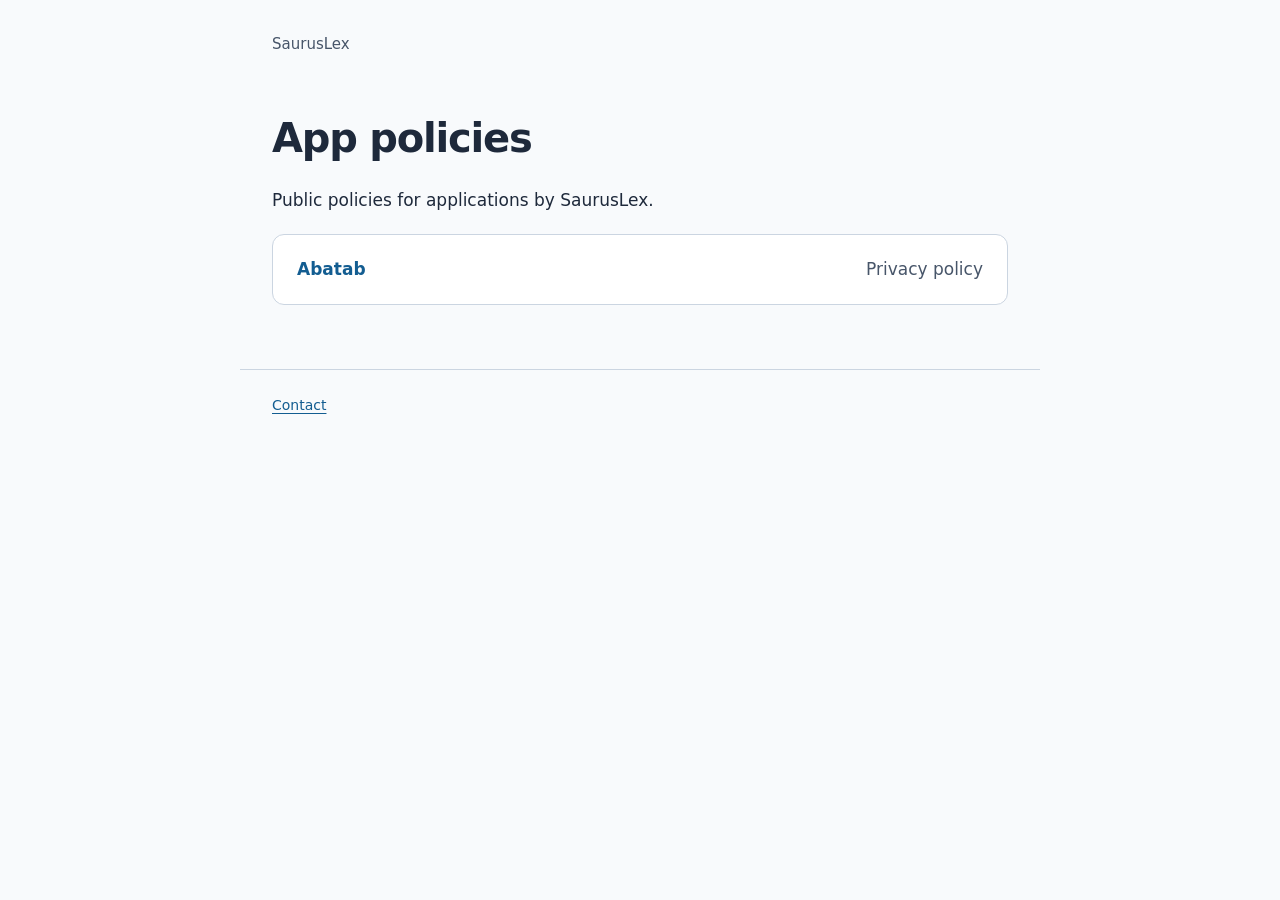
<file: index.html>
<!doctype html><html lang="en"><head><meta charset="utf-8"><meta name="viewport" content="width=device-width, initial-scale=1"><title>App policies — SaurusLex</title><link rel="stylesheet" href="styles.css"></head><body><header>SaurusLex</header><main><h1>App policies</h1><p>Public policies for applications by SaurusLex.</p><ul class="policies"><li><a href="abatab/privacy/"><strong>Abatab</strong><span>Privacy policy</span></a></li></ul></main><footer><a href="mailto:costinalex12@gmail.com">Contact</a></footer></body></html>
</file>
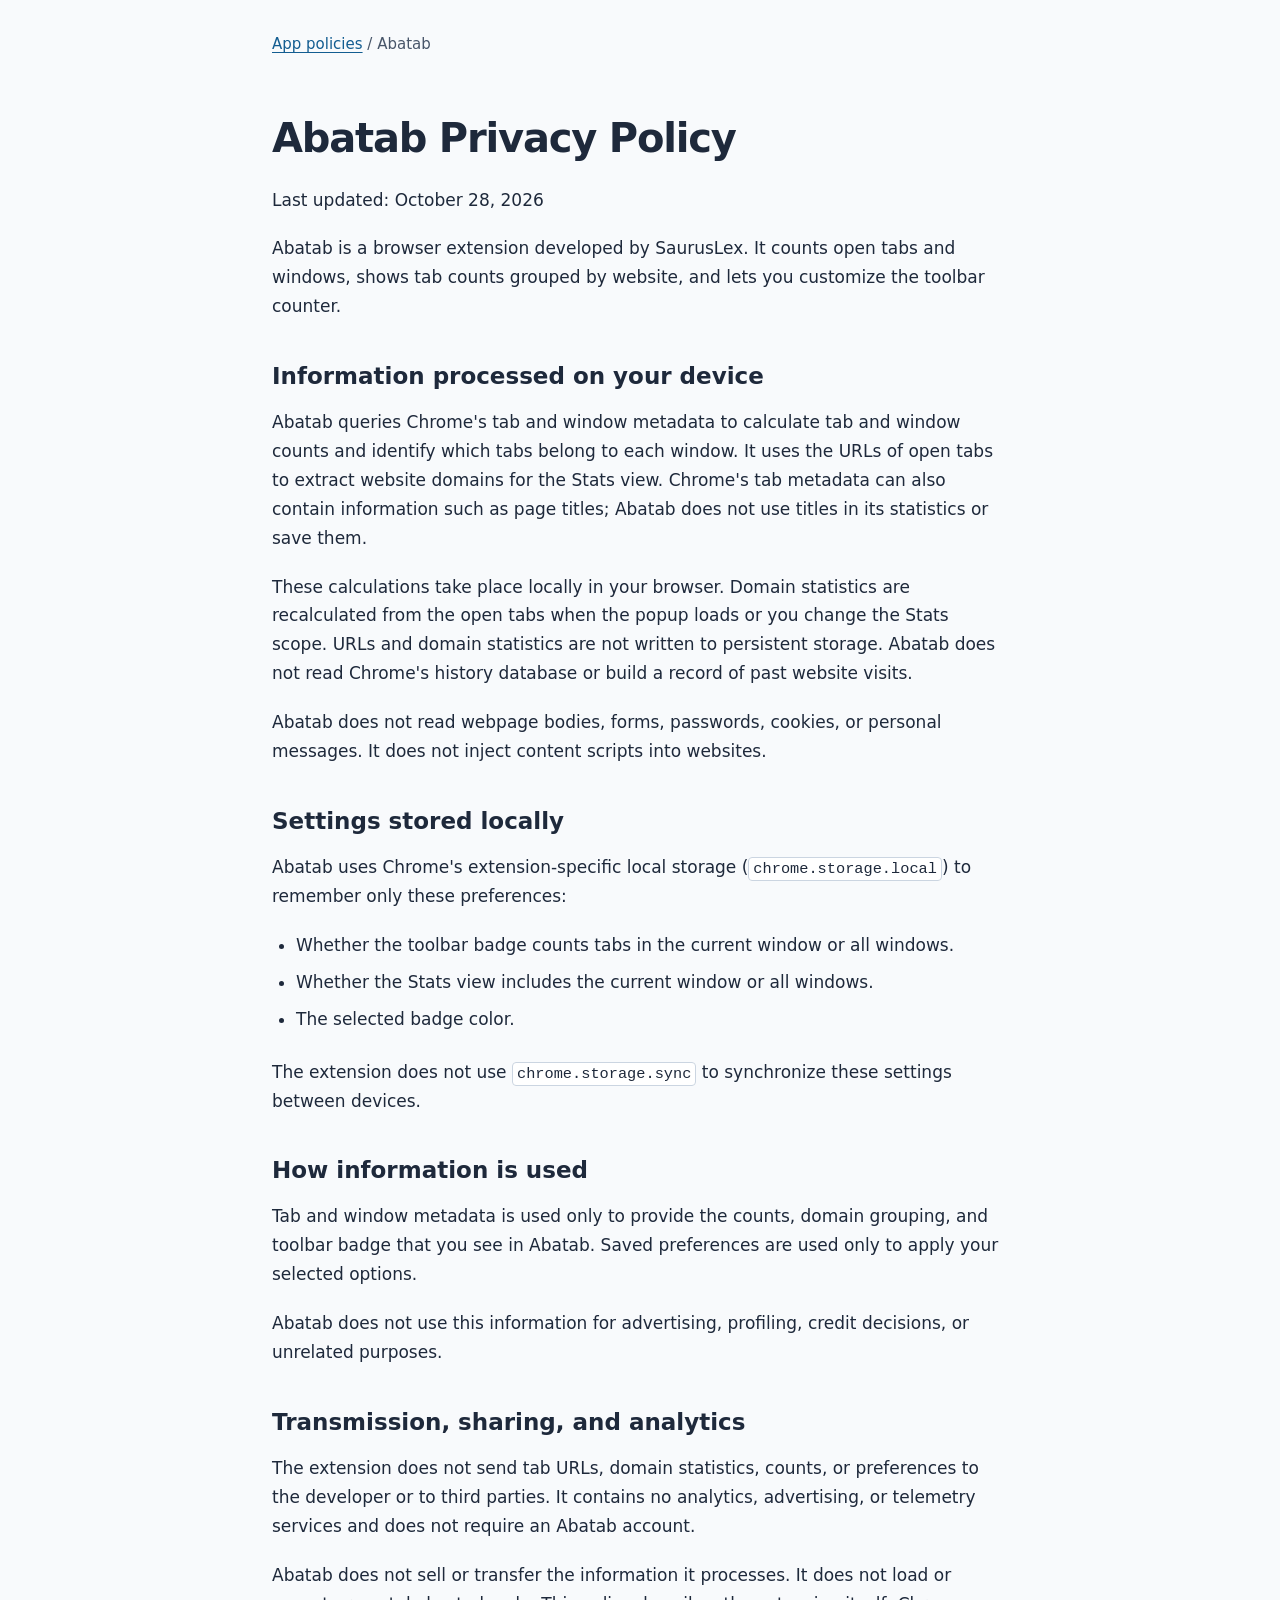
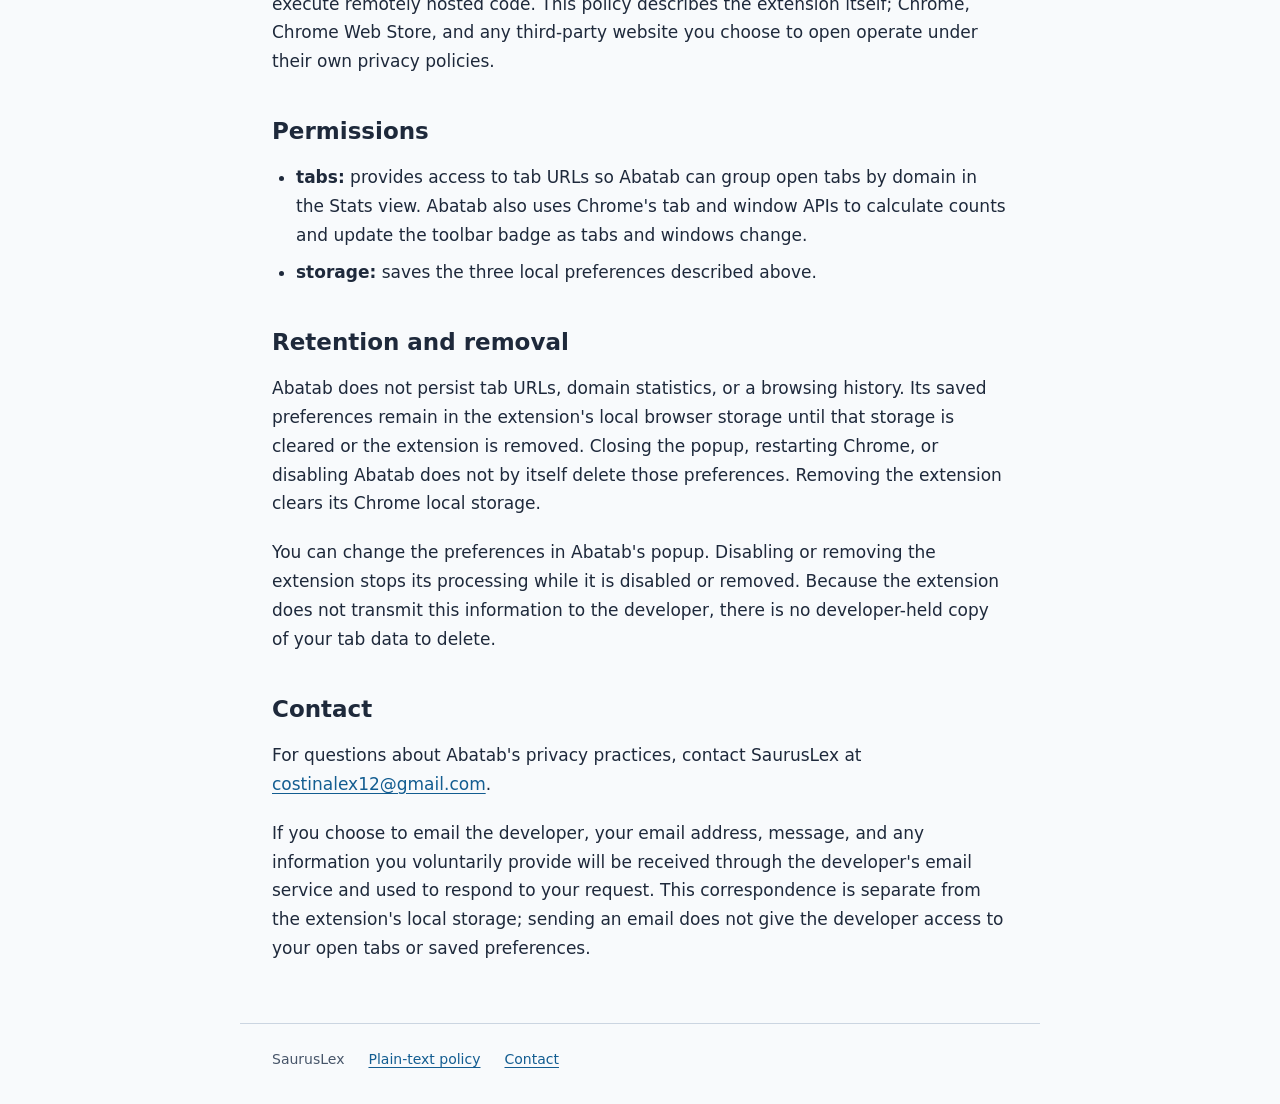
<file: abatab/privacy/index.html>
<!doctype html><html lang="en"><head><meta charset="utf-8"><meta name="viewport" content="width=device-width, initial-scale=1"><meta name="description" content="Privacy policy for Abatab by SaurusLex. How tab information and preferences are processed locally."><title>Abatab Privacy Policy</title><link rel="stylesheet" href="../../styles.css"></head><body><header><a href="../../">App policies</a><span aria-hidden="true"> / </span><span>Abatab</span></header><main><h1>Abatab Privacy Policy</h1>
<p>Last updated: October 28, 2026</p>
<p>Abatab is a browser extension developed by SaurusLex. It counts open tabs and windows, shows tab counts grouped by website, and lets you customize the toolbar counter.</p>
<h2>Information processed on your device</h2>
<p>Abatab queries Chrome&#x27;s tab and window metadata to calculate tab and window counts and identify which tabs belong to each window. It uses the URLs of open tabs to extract website domains for the Stats view. Chrome&#x27;s tab metadata can also contain information such as page titles; Abatab does not use titles in its statistics or save them.</p>
<p>These calculations take place locally in your browser. Domain statistics are recalculated from the open tabs when the popup loads or you change the Stats scope. URLs and domain statistics are not written to persistent storage. Abatab does not read Chrome&#x27;s history database or build a record of past website visits.</p>
<p>Abatab does not read webpage bodies, forms, passwords, cookies, or personal messages. It does not inject content scripts into websites.</p>
<h2>Settings stored locally</h2>
<p>Abatab uses Chrome&#x27;s extension-specific local storage (<code>chrome.storage.local</code>) to remember only these preferences:</p>
<ul>
<li>Whether the toolbar badge counts tabs in the current window or all windows.</li>
<li>Whether the Stats view includes the current window or all windows.</li>
<li>The selected badge color.</li>
</ul>
<p>The extension does not use <code>chrome.storage.sync</code> to synchronize these settings between devices.</p>
<h2>How information is used</h2>
<p>Tab and window metadata is used only to provide the counts, domain grouping, and toolbar badge that you see in Abatab. Saved preferences are used only to apply your selected options.</p>
<p>Abatab does not use this information for advertising, profiling, credit decisions, or unrelated purposes.</p>
<h2>Transmission, sharing, and analytics</h2>
<p>The extension does not send tab URLs, domain statistics, counts, or preferences to the developer or to third parties. It contains no analytics, advertising, or telemetry services and does not require an Abatab account.</p>
<p>Abatab does not sell or transfer the information it processes. It does not load or execute remotely hosted code. This policy describes the extension itself; Chrome, Chrome Web Store, and any third-party website you choose to open operate under their own privacy policies.</p>
<h2>Permissions</h2>
<ul>
<li><strong>tabs:</strong> provides access to tab URLs so Abatab can group open tabs by domain in the Stats view. Abatab also uses Chrome&#x27;s tab and window APIs to calculate counts and update the toolbar badge as tabs and windows change.</li>
<li><strong>storage:</strong> saves the three local preferences described above.</li>
</ul>
<h2>Retention and removal</h2>
<p>Abatab does not persist tab URLs, domain statistics, or a browsing history. Its saved preferences remain in the extension&#x27;s local browser storage until that storage is cleared or the extension is removed. Closing the popup, restarting Chrome, or disabling Abatab does not by itself delete those preferences. Removing the extension clears its Chrome local storage.</p>
<p>You can change the preferences in Abatab&#x27;s popup. Disabling or removing the extension stops its processing while it is disabled or removed. Because the extension does not transmit this information to the developer, there is no developer-held copy of your tab data to delete.</p>
<h2>Contact</h2>
<p>For questions about Abatab&#x27;s privacy practices, contact SaurusLex at <a href="mailto:costinalex12@gmail.com">costinalex12@gmail.com</a>.</p>
<p>If you choose to email the developer, your email address, message, and any information you voluntarily provide will be received through the developer&#x27;s email service and used to respond to your request. This correspondence is separate from the extension&#x27;s local storage; sending an email does not give the developer access to your open tabs or saved preferences.</p></main><footer><span>SaurusLex</span><a href="PRIVACY.md">Plain-text policy</a><a href="mailto:costinalex12@gmail.com">Contact</a></footer></body></html>
</file>
<file: styles.css>
:root{color-scheme:light dark;--page:#f8fafc;--surface:#fff;--text:#1e293b;--muted:#475569;--line:#cbd5e1;--link:#135d91}*{box-sizing:border-box}body{margin:0;background:var(--page);color:var(--text);font:17px/1.7 system-ui,-apple-system,BlinkMacSystemFont,"Segoe UI",sans-serif;overflow-wrap:anywhere}header,main,footer{max-width:800px;margin:auto;padding:24px 32px}header{padding-top:32px;color:var(--muted);font-size:15px}main{padding-top:16px;padding-bottom:40px}h1{font-size:clamp(28px,5vw,40px);line-height:1.2;letter-spacing:-.03em;margin:16px 0 24px}h2{font-size:23px;line-height:1.35;margin:40px 0 16px}p{margin:0 0 20px}ul{padding-left:24px;margin:0 0 24px}li{margin:8px 0}a{color:var(--link);text-underline-offset:3px}a:hover{text-decoration-thickness:2px}a:focus-visible{outline:3px solid var(--link);outline-offset:4px;border-radius:2px}code{font-size:.9em;background:var(--surface);padding:2px 4px;border:1px solid var(--line);border-radius:4px}footer{border-top:1px solid var(--line);display:flex;flex-wrap:wrap;gap:16px 24px;font-size:14px;color:var(--muted);padding-top:24px;padding-bottom:32px}.policies{padding:0;list-style:none}.policies a{display:flex;flex-wrap:wrap;gap:8px 24px;justify-content:space-between;background:var(--surface);padding:20px 24px;border:1px solid var(--line);border-radius:12px;text-decoration:none}.policies a span{color:var(--muted)}@media(max-width:480px){header,main,footer{padding-left:20px;padding-right:20px}body{font-size:16px}h2{font-size:21px}}@media(prefers-color-scheme:dark){:root{--page:#151b23;--surface:#1e293b;--text:#e2e8f0;--muted:#b3c1d1;--line:#475569;--link:#8ac7f0}}
</file>
